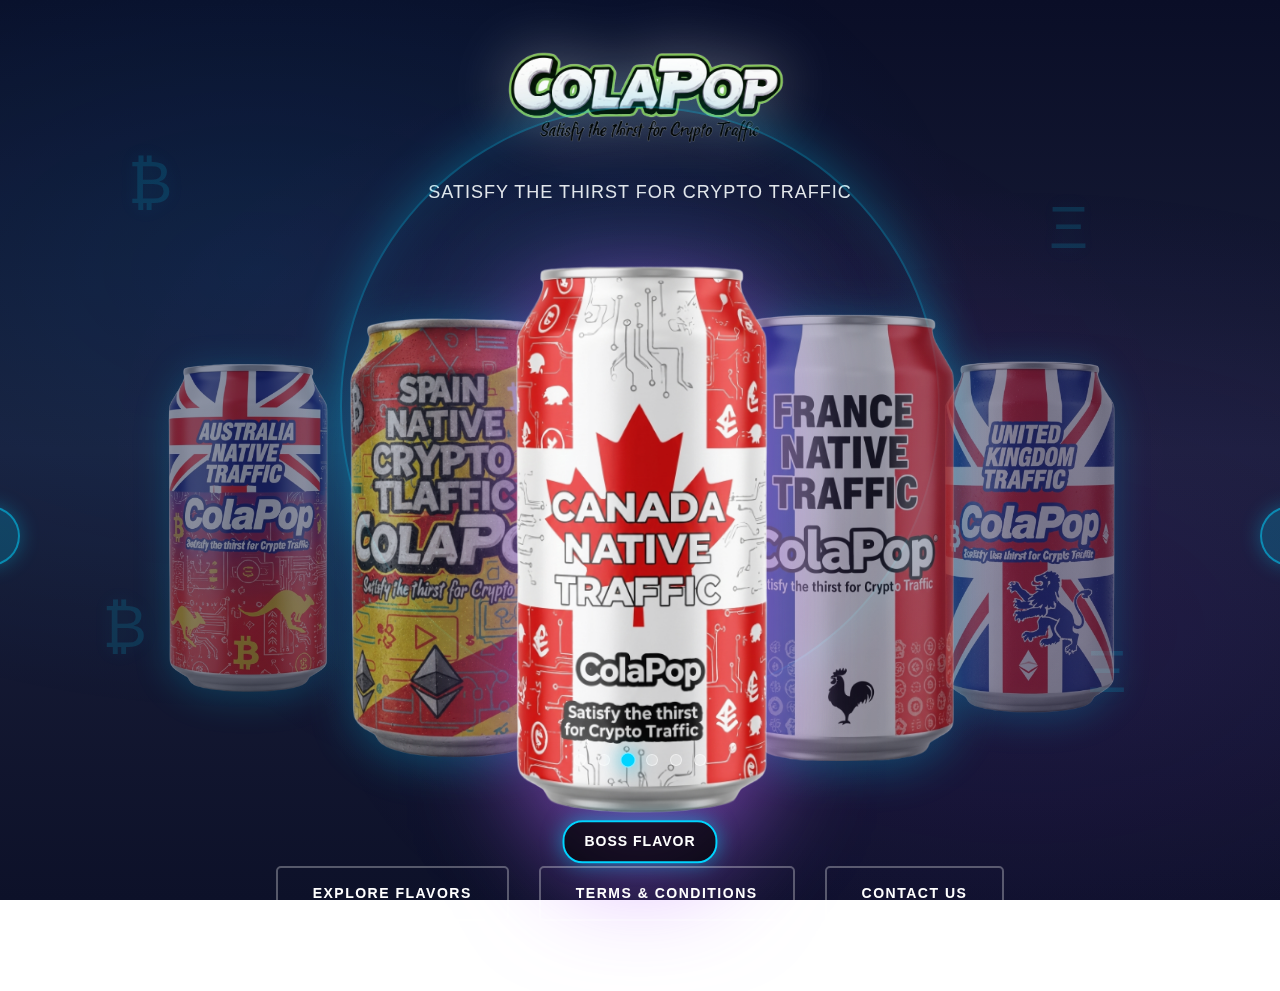
<file: index.html>
<!DOCTYPE html>
<html lang="en">
<head>
    <meta charset="UTF-8">
    <meta name="viewport" content="width=device-width, initial-scale=1.0">
    <title>ColaPop - Satisfy the Thirst for Crypto Traffic</title>
    <link rel="stylesheet" href="css/styles.css">
</head>
<body class="cyberpunk-theme">
    <!-- Crypto Icons Background -->
    <div class="crypto-icons">
        <div class="crypto-icon bitcoin">₿</div>
        <div class="crypto-icon ethereum">Ξ</div>
        <div class="crypto-icon bitcoin-2">₿</div>
        <div class="crypto-icon ethereum-2">Ξ</div>
    </div>

    <main class="hero-main">
        <!-- Logo Header -->
        <div class="hero-logo">
            <img src="images/logo-cola.png" alt="ColaPop Logo">
            <p class="tagline">Satisfy the Thirst for Crypto Traffic</p>
        </div>

        <!-- 3D Carousel -->
        <div class="carousel-3d-container">
            <button class="carousel-arrow left-arrow" id="leftArrow">‹</button>
            <button class="carousel-arrow right-arrow" id="rightArrow">›</button>
            <div class="carousel-platform"></div>
            <div class="carousel-3d" id="carousel3d">
                <div class="carousel-3d-item" data-index="0">
                    <img src="images/au-cola.png" alt="Australia Cola">
                </div>
                <div class="carousel-3d-item" data-index="1">
                    <img src="images/spain-cola.png" alt="Spain Cola">
                </div>
                <div class="carousel-3d-item center" data-index="2">
                    <img src="images/canada-cola.png" alt="Canada Cola">
                    <div class="center-label">Boss Flavor</div>
                </div>
                <div class="carousel-3d-item" data-index="3">
                    <img src="images/france-cola.png" alt="France Cola">
                </div>
                <div class="carousel-3d-item" data-index="4">
                    <img src="images/uk-cola.png" alt="UK Cola">
                </div>
                <div class="carousel-3d-item hidden" data-index="5">
                    <img src="images/germany-cola.png" alt="Germany Cola">
                </div>
            </div>
            
            <!-- Navigation Dots -->
            <div class="carousel-indicators" id="carouselIndicators">
                <span class="indicator"></span>
                <span class="indicator"></span>
                <span class="indicator active"></span>
                <span class="indicator"></span>
                <span class="indicator"></span>
                <span class="indicator"></span>
            </div>
        </div>

        <!-- Action Buttons -->
        <div class="action-buttons">
            <a href="explore.html" class="cyber-btn">EXPLORE FLAVORS</a>
            <a href="terms.html" class="cyber-btn">TERMS & CONDITIONS</a>
            <a href="contact.html" class="cyber-btn">CONTACT US</a>
        </div>

       
    </main>

    <script src="js/script.js"></script>
</body>
</html>
</file>
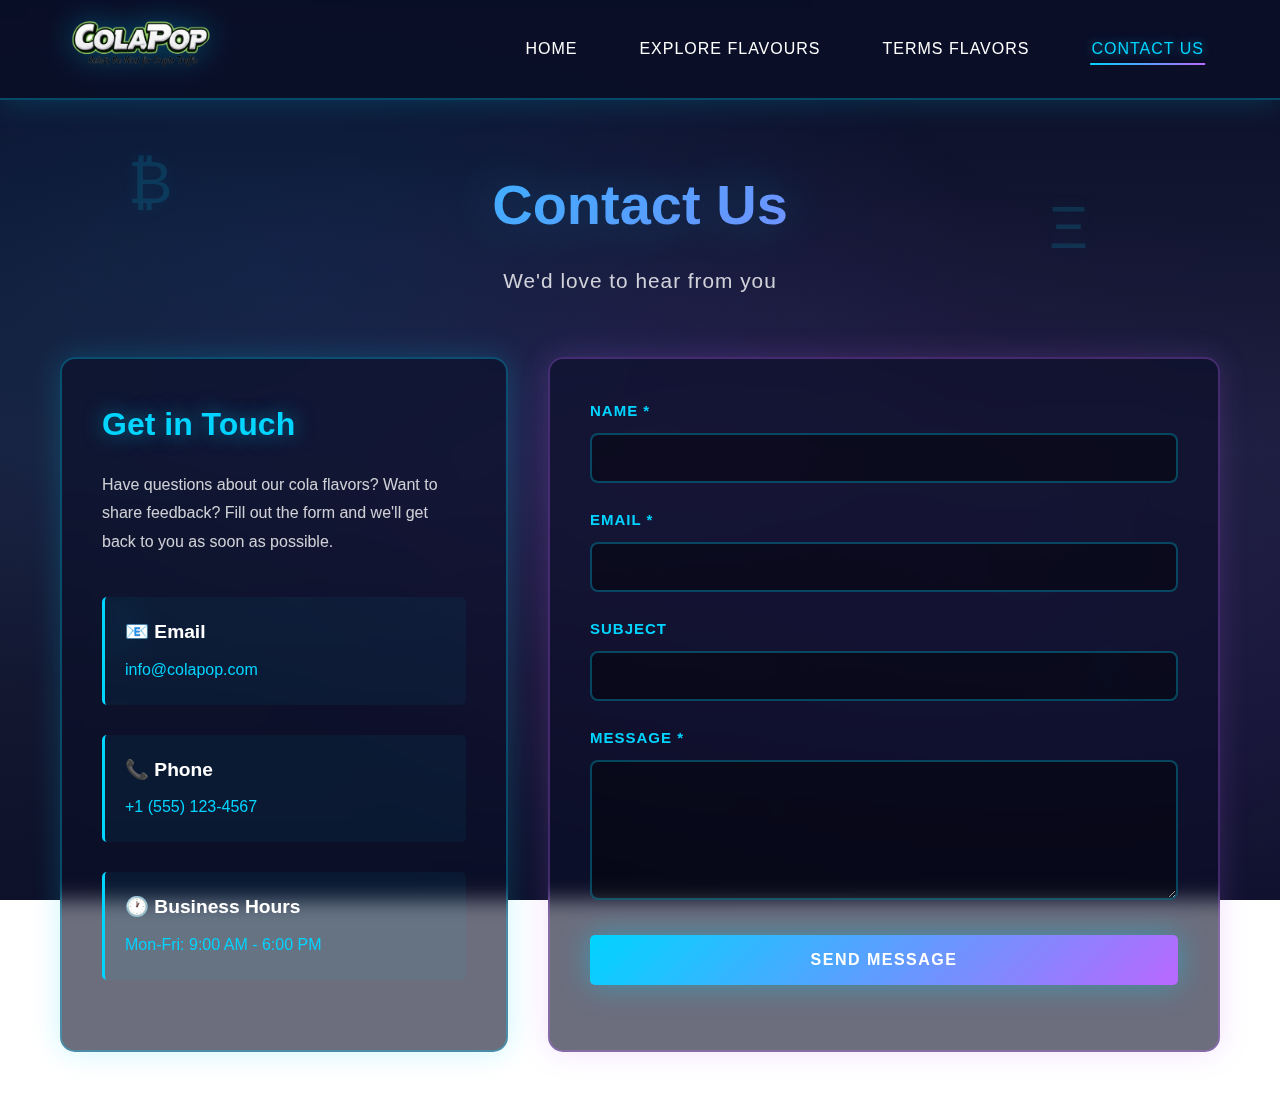
<file: contact.html>
<!DOCTYPE html>
<html lang="en">
<head>
    <meta charset="UTF-8">
    <meta name="viewport" content="width=device-width, initial-scale=1.0">
    <title>ColaPop - Contact Us</title>
    <link rel="stylesheet" href="css/styles.css">
</head>
<body class="cyberpunk-theme">
    <!-- Crypto Icons Background -->
    <div class="crypto-icons">
        <div class="crypto-icon bitcoin">₿</div>
        <div class="crypto-icon ethereum">Ξ</div>
        <div class="crypto-icon bitcoin-2">₿</div>
        <div class="crypto-icon ethereum-2">Ξ</div>
    </div>

    <!-- Navigation -->
    <nav class="cyber-nav">
        <div class="cyber-nav-container">
            <div class="nav-logo">
                <a href="index.html">
                    <img src="images/logo-cola.png" alt="ColaPop Logo">
                </a>
            </div>
            <ul class="cyber-nav-links">
                <li><a href="index.html">Home</a></li>
                <li><a href="explore.html">Explore Flavours</a></li>
                <li><a href="terms.html">Terms Flavors</a></li>
                <li><a href="contact.html" class="active">Contact Us</a></li>
            </ul>
        </div>
    </nav>

    <main class="cyber-main">
        <!-- Page Header -->
        <div class="cyber-page-header">
            <h1>Contact Us</h1>
            <p>We'd love to hear from you</p>
        </div>

        <!-- Contact Section -->
        <section class="cyber-contact-section">
            <div class="container">
                <div class="cyber-contact-wrapper">
                    <div class="cyber-contact-info">
                        <h2>Get in Touch</h2>
                        <p>Have questions about our cola flavors? Want to share feedback? Fill out the form and we'll get back to you as soon as possible.</p>
                        
                        <div class="cyber-contact-details">
                            <div class="cyber-contact-item">
                                <h3>📧 Email</h3>
                                <p>info@colapop.com</p>
                            </div>
                            <div class="cyber-contact-item">
                                <h3>📞 Phone</h3>
                                <p>+1 (555) 123-4567</p>
                            </div>
                            <div class="cyber-contact-item">
                                <h3>🕐 Business Hours</h3>
                                <p>Mon-Fri: 9:00 AM - 6:00 PM</p>
                            </div>
                        </div>
                    </div>

                    <div class="cyber-form-container">
                        <form id="contactForm" class="cyber-form">
                            <div class="cyber-form-group">
                                <label for="name">Name *</label>
                                <input type="text" id="name" name="name" required>
                                <span class="error-message" id="nameError"></span>
                            </div>

                            <div class="cyber-form-group">
                                <label for="email">Email *</label>
                                <input type="email" id="email" name="email" required>
                                <span class="error-message" id="emailError"></span>
                            </div>

                            <div class="cyber-form-group">
                                <label for="subject">Subject</label>
                                <input type="text" id="subject" name="subject">
                            </div>

                            <div class="cyber-form-group">
                                <label for="message">Message *</label>
                                <textarea id="message" name="message" rows="6" required></textarea>
                                <span class="error-message" id="messageError"></span>
                            </div>

                            <button type="submit" class="cyber-btn submit-btn">Send Message</button>
                            <div class="success-message" id="successMessage">
                                ✓ Thank you! Your message has been sent successfully.
                            </div>
                        </form>
                    </div>
                </div>
            </div>
        </section>
    </main>

    <script src="js/script.js"></script>
</body>
</html>
</file>
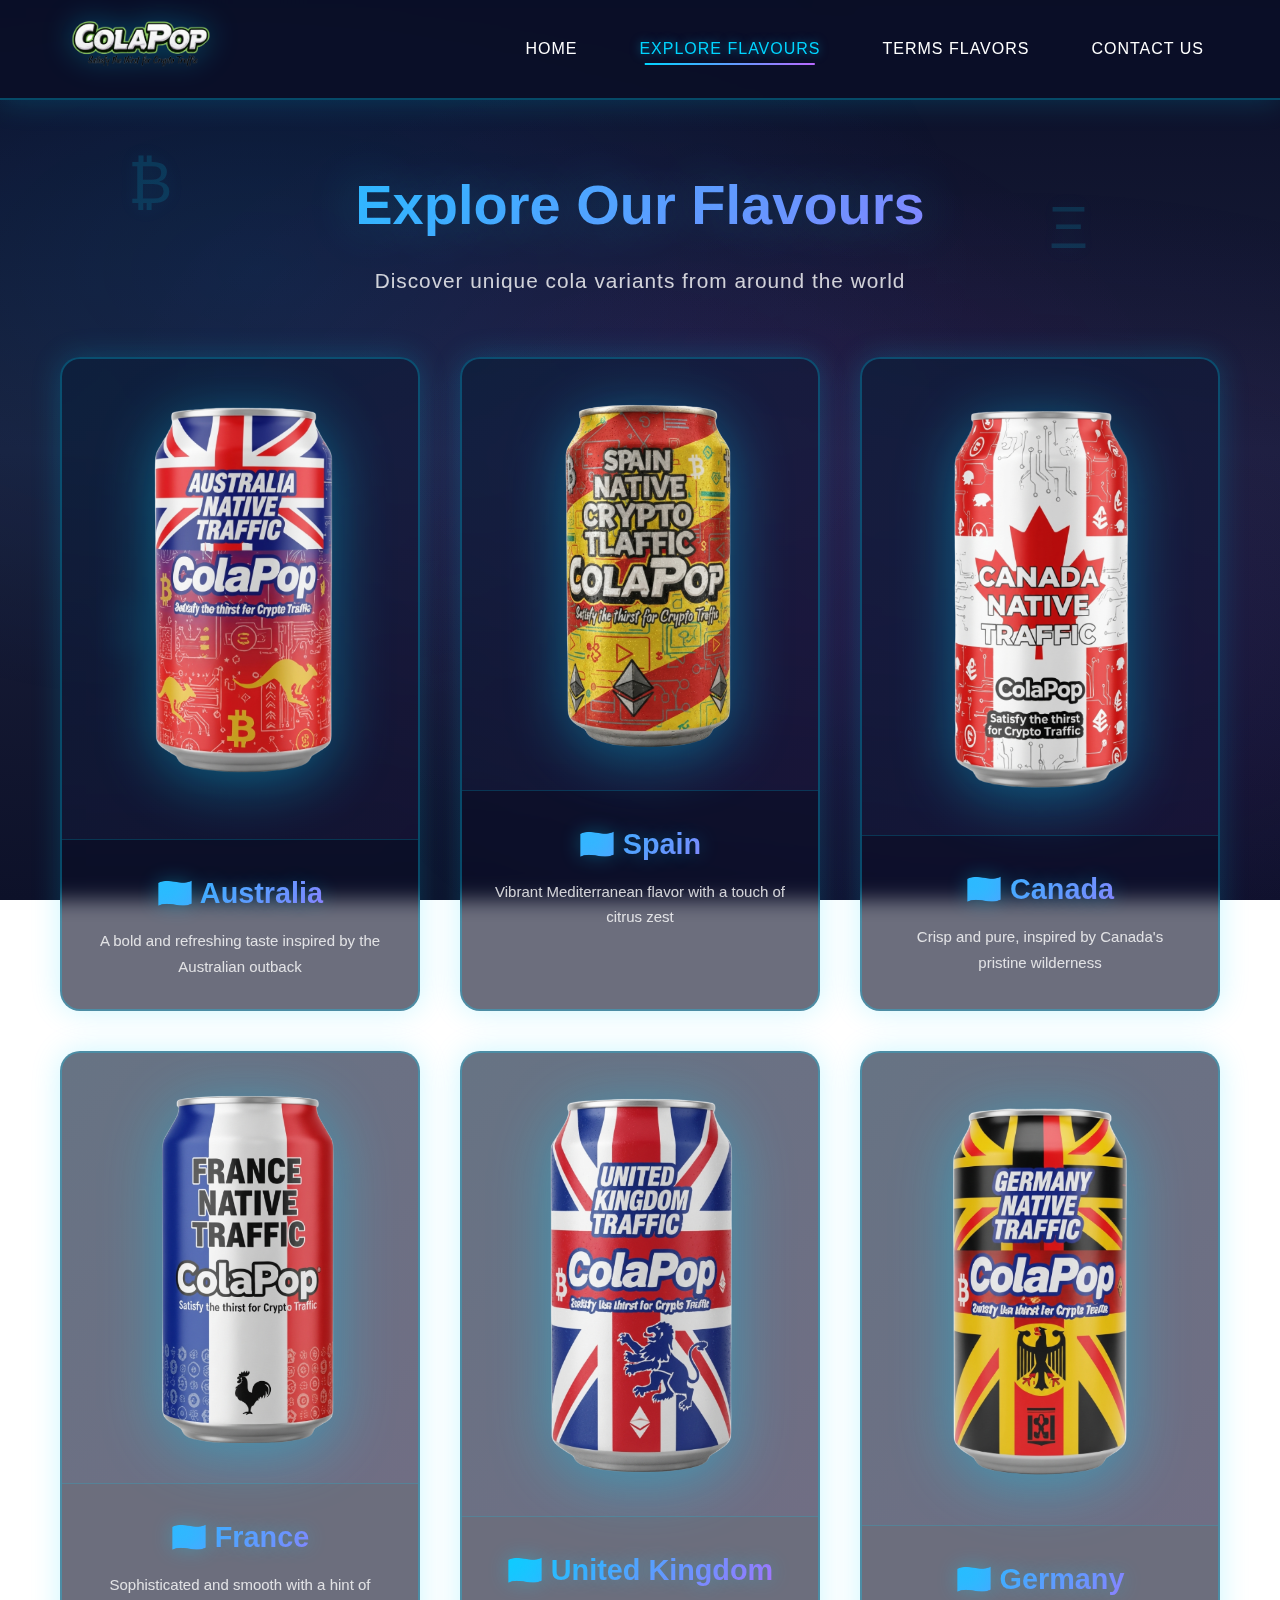
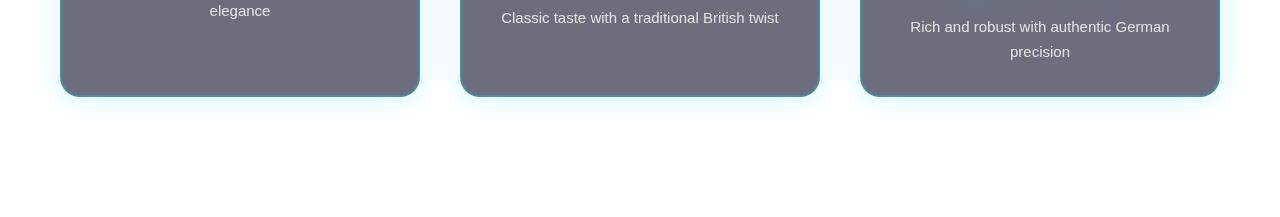
<file: explore.html>
<!DOCTYPE html>
<html lang="en">
<head>
    <meta charset="UTF-8">
    <meta name="viewport" content="width=device-width, initial-scale=1.0">
    <title>ColaPop - Explore Flavours</title>
    <link rel="stylesheet" href="css/styles.css">
</head>
<body class="cyberpunk-theme">
    <!-- Crypto Icons Background -->
    <div class="crypto-icons">
        <div class="crypto-icon bitcoin">₿</div>
        <div class="crypto-icon ethereum">Ξ</div>
        <div class="crypto-icon bitcoin-2">₿</div>
        <div class="crypto-icon ethereum-2">Ξ</div>
    </div>

    <!-- Navigation -->
    <nav class="cyber-nav">
        <div class="cyber-nav-container">
            <div class="nav-logo">
                <a href="index.html">
                    <img src="images/logo-cola.png" alt="ColaPop Logo">
                </a>
            </div>
            <ul class="cyber-nav-links">
                <li><a href="index.html">Home</a></li>
                <li><a href="explore.html" class="active">Explore Flavours</a></li>
                <li><a href="terms.html">Terms Flavors</a></li>
                <li><a href="contact.html">Contact Us</a></li>
            </ul>
        </div>
    </nav>

    <main class="cyber-main">
        <!-- Page Header -->
        <div class="cyber-page-header">
            <h1>Explore Our Flavours</h1>
            <p>Discover unique cola variants from around the world</p>
        </div>

        <!-- Flavours Section -->
        <section class="cyber-flavours-section">
            <div class="container">
                <div class="cyber-flavours-grid">
                    <div class="cyber-flavour-card">
                        <div class="cyber-flavour-image">
                            <img src="images/au-cola.png" alt="Australia Cola">
                        </div>
                        <div class="cyber-flavour-info">
                            <h3>🇦🇺 Australia</h3>
                            <p>A bold and refreshing taste inspired by the Australian outback</p>
                        </div>
                    </div>

                    <div class="cyber-flavour-card">
                        <div class="cyber-flavour-image">
                            <img src="images/spain-cola.png" alt="Spain Cola">
                        </div>
                        <div class="cyber-flavour-info">
                            <h3>🇪🇸 Spain</h3>
                            <p>Vibrant Mediterranean flavor with a touch of citrus zest</p>
                        </div>
                    </div>

                    <div class="cyber-flavour-card">
                        <div class="cyber-flavour-image">
                            <img src="images/canada-cola.png" alt="Canada Cola">
                        </div>
                        <div class="cyber-flavour-info">
                            <h3>🇨🇦 Canada</h3>
                            <p>Crisp and pure, inspired by Canada's pristine wilderness</p>
                        </div>
                    </div>

                    <div class="cyber-flavour-card">
                        <div class="cyber-flavour-image">
                            <img src="images/france-cola.png" alt="France Cola">
                        </div>
                        <div class="cyber-flavour-info">
                            <h3>🇫🇷 France</h3>
                            <p>Sophisticated and smooth with a hint of elegance</p>
                        </div>
                    </div>

                    <div class="cyber-flavour-card">
                        <div class="cyber-flavour-image">
                            <img src="images/uk-cola.png" alt="UK Cola">
                        </div>
                        <div class="cyber-flavour-info">
                            <h3>🇬🇧 United Kingdom</h3>
                            <p>Classic taste with a traditional British twist</p>
                        </div>
                    </div>

                    <div class="cyber-flavour-card">
                        <div class="cyber-flavour-image">
                            <img src="images/germany-cola.png" alt="Germany Cola">
                        </div>
                        <div class="cyber-flavour-info">
                            <h3>🇩🇪 Germany</h3>
                            <p>Rich and robust with authentic German precision</p>
                        </div>
                    </div>
                </div>
            </div>
        </section>
    </main>
</body>
</html>
</file>
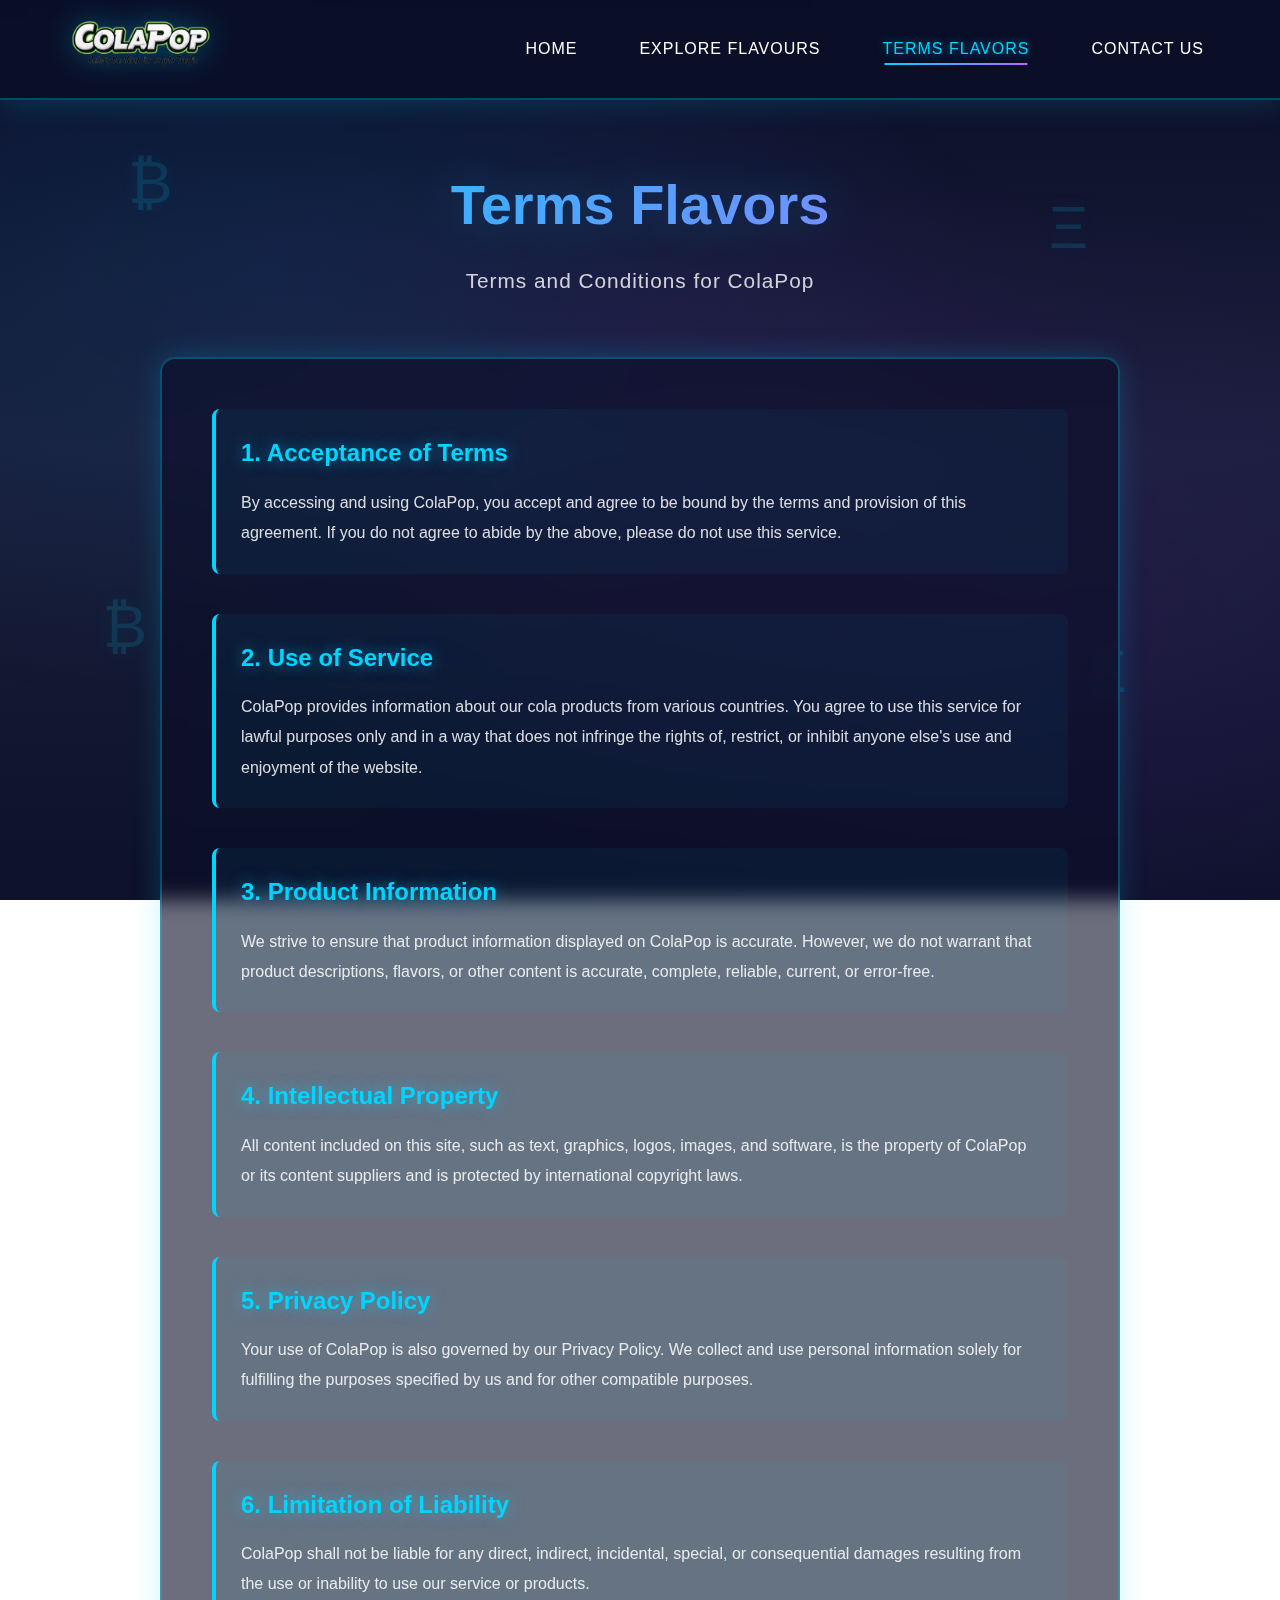
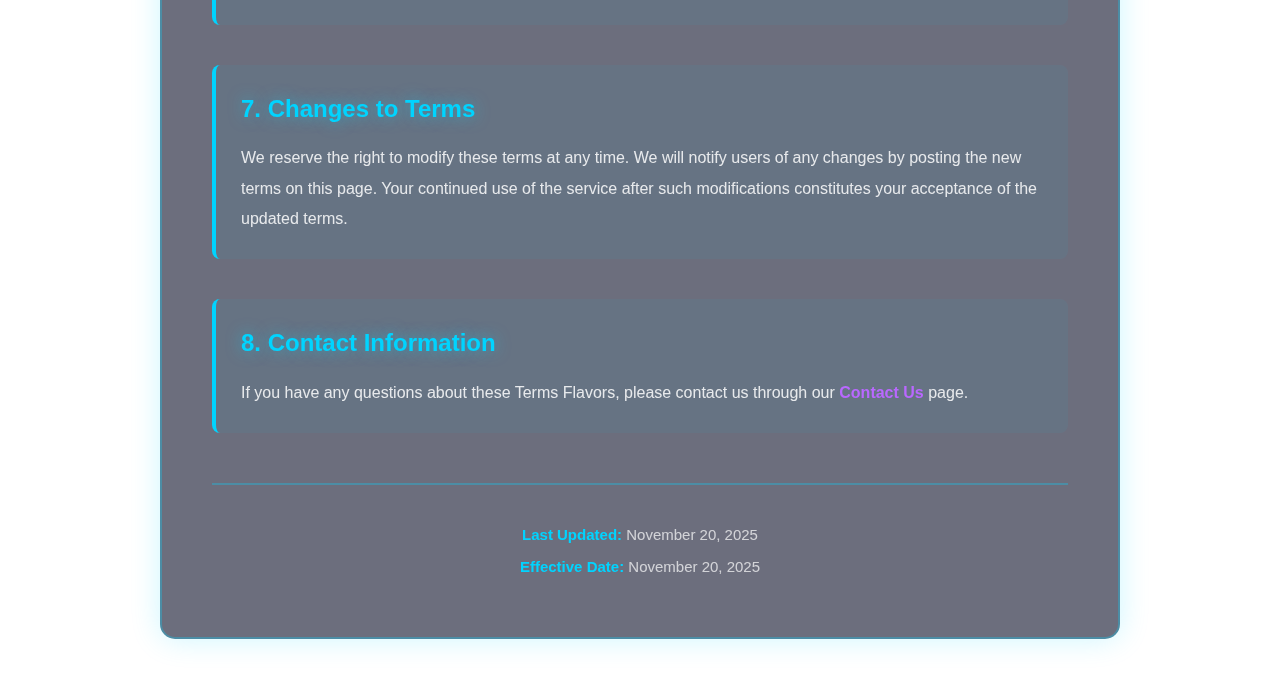
<file: terms.html>
<!DOCTYPE html>
<html lang="en">
<head>
    <meta charset="UTF-8">
    <meta name="viewport" content="width=device-width, initial-scale=1.0">
    <title>ColaPop - Terms Flavors</title>
    <link rel="stylesheet" href="css/styles.css">
</head>
<body class="cyberpunk-theme">
    <!-- Crypto Icons Background -->
    <div class="crypto-icons">
        <div class="crypto-icon bitcoin">₿</div>
        <div class="crypto-icon ethereum">Ξ</div>
        <div class="crypto-icon bitcoin-2">₿</div>
        <div class="crypto-icon ethereum-2">Ξ</div>
    </div>

    <!-- Navigation -->
    <nav class="cyber-nav">
        <div class="cyber-nav-container">
            <div class="nav-logo">
                <a href="index.html">
                    <img src="images/logo-cola.png" alt="ColaPop Logo">
                </a>
            </div>
            <ul class="cyber-nav-links">
                <li><a href="index.html">Home</a></li>
                <li><a href="explore.html">Explore Flavours</a></li>
                <li><a href="terms.html" class="active">Terms Flavors</a></li>
                <li><a href="contact.html">Contact Us</a></li>
            </ul>
        </div>
    </nav>

    <main class="cyber-main">
        <!-- Page Header -->
        <div class="cyber-page-header">
            <h1>Terms Flavors</h1>
            <p>Terms and Conditions for ColaPop</p>
        </div>

        <!-- Terms Section -->
        <section class="cyber-terms-section">
            <div class="container">
                <div class="cyber-terms-content">
                    <div class="cyber-terms-block">
                        <h2>1. Acceptance of Terms</h2>
                        <p>By accessing and using ColaPop, you accept and agree to be bound by the terms and provision of this agreement. If you do not agree to abide by the above, please do not use this service.</p>
                    </div>

                    <div class="cyber-terms-block">
                        <h2>2. Use of Service</h2>
                        <p>ColaPop provides information about our cola products from various countries. You agree to use this service for lawful purposes only and in a way that does not infringe the rights of, restrict, or inhibit anyone else's use and enjoyment of the website.</p>
                    </div>

                    <div class="cyber-terms-block">
                        <h2>3. Product Information</h2>
                        <p>We strive to ensure that product information displayed on ColaPop is accurate. However, we do not warrant that product descriptions, flavors, or other content is accurate, complete, reliable, current, or error-free.</p>
                    </div>

                    <div class="cyber-terms-block">
                        <h2>4. Intellectual Property</h2>
                        <p>All content included on this site, such as text, graphics, logos, images, and software, is the property of ColaPop or its content suppliers and is protected by international copyright laws.</p>
                    </div>

                    <div class="cyber-terms-block">
                        <h2>5. Privacy Policy</h2>
                        <p>Your use of ColaPop is also governed by our Privacy Policy. We collect and use personal information solely for fulfilling the purposes specified by us and for other compatible purposes.</p>
                    </div>

                    <div class="cyber-terms-block">
                        <h2>6. Limitation of Liability</h2>
                        <p>ColaPop shall not be liable for any direct, indirect, incidental, special, or consequential damages resulting from the use or inability to use our service or products.</p>
                    </div>

                    <div class="cyber-terms-block">
                        <h2>7. Changes to Terms</h2>
                        <p>We reserve the right to modify these terms at any time. We will notify users of any changes by posting the new terms on this page. Your continued use of the service after such modifications constitutes your acceptance of the updated terms.</p>
                    </div>

                    <div class="cyber-terms-block">
                        <h2>8. Contact Information</h2>
                        <p>If you have any questions about these Terms Flavors, please contact us through our <a href="contact.html">Contact Us</a> page.</p>
                    </div>

                    <div class="cyber-terms-footer">
                        <p><strong>Last Updated:</strong> November 20, 2025</p>
                        <p><strong>Effective Date:</strong> November 20, 2025</p>
                    </div>
                </div>
            </div>
        </section>
    </main>
</body>
</html>
</file>
<file: css/styles.css>
/* Global Styles */
* {
    margin: 0;
    padding: 0;
    box-sizing: border-box;
}

body {
    font-family: 'Segoe UI', Tahoma, Geneva, Verdana, sans-serif;
    line-height: 1.6;
    color: #333;
    background-image: url('../images/background.png');
    background-size: cover;
    background-attachment: fixed;
    background-position: center;
    background-repeat: no-repeat;
    min-height: 100vh;
}

/* Cyberpunk Theme Overrides */
body.cyberpunk-theme {
    background: linear-gradient(to bottom, #0a0e27 0%, #1a1f3a 50%, #0d1129 100%);
    background-attachment: fixed;
    color: #fff;
    overflow-x: hidden;
}

body.cyberpunk-theme::before {
    content: '';
    position: fixed;
    top: 0;
    left: 0;
    width: 100%;
    height: 100%;
    background: 
        radial-gradient(ellipse at 20% 30%, rgba(0, 150, 255, 0.1) 0%, transparent 50%),
        radial-gradient(ellipse at 80% 70%, rgba(138, 43, 226, 0.1) 0%, transparent 50%),
        radial-gradient(ellipse at 50% 50%, rgba(255, 0, 255, 0.05) 0%, transparent 60%);
    z-index: 0;
    pointer-events: none;
}

.container {
    max-width: 1200px;
    margin: 0 auto;
    padding: 0 20px;
}

/* Header & Navigation - Light Theme Pages */
header {
    background: rgba(220, 38, 38, 0.95);
    box-shadow: 0 2px 10px rgba(0, 0, 0, 0.1);
    position: sticky;
    top: 0;
    z-index: 1000;
}

.nav-container {
    max-width: 1200px;
    margin: 0 auto;
    display: flex;
    justify-content: space-between;
    align-items: center;
    padding: 0 20px;
}

.logo img {
    height: 60px;
    width: auto;
    padding: 10px 0;
}

.nav-links {
    display: flex;
    list-style: none;
    gap: 30px;
}

.nav-links a {
    color: white;
    text-decoration: none;
    font-weight: 500;
    font-size: 16px;
    padding: 8px 16px;
    border-radius: 5px;
    transition: all 0.3s ease;
}

.nav-links a:hover,
.nav-links a.active {
    background: rgba(255, 255, 255, 0.2);
}

/* Hero Main - Cyberpunk Theme */
.hero-main {
    position: relative;
    min-height: 100vh;
    display: flex;
    flex-direction: column;
    justify-content: center;
    align-items: center;
    padding: 40px 20px;
    z-index: 1;
}

/* Crypto Icons Background */
.crypto-icons {
    position: fixed;
    width: 100%;
    height: 100%;
    top: 0;
    left: 0;
    z-index: 0;
    pointer-events: none;
}

.crypto-icon {
    position: absolute;
    font-size: 60px;
    opacity: 0.15;
    color: #00d4ff;
    animation: float 6s ease-in-out infinite;
    text-shadow: 0 0 20px rgba(0, 212, 255, 0.5);
}

.crypto-icon.bitcoin {
    top: 15%;
    left: 10%;
    animation-delay: 0s;
}

.crypto-icon.ethereum {
    top: 20%;
    right: 15%;
    animation-delay: 1s;
}

.crypto-icon.bitcoin-2 {
    bottom: 25%;
    left: 8%;
    animation-delay: 2s;
}

.crypto-icon.ethereum-2 {
    bottom: 20%;
    right: 12%;
    animation-delay: 3s;
}

@keyframes float {
    0%, 100% {
        transform: translateY(0px);
    }
    50% {
        transform: translateY(-20px);
    }
}

/* Hero Logo */
.hero-logo {
    text-align: center;
    margin-bottom: 40px;
    z-index: 10;
}

.hero-logo img {
    height: 120px;
    width: auto;
    filter: drop-shadow(0 0 30px rgba(255, 255, 255, 0.3));
    animation: pulse 3s ease-in-out infinite;
}

@keyframes pulse {
    0%, 100% {
        filter: drop-shadow(0 0 30px rgba(255, 255, 255, 0.3));
    }
    50% {
        filter: drop-shadow(0 0 50px rgba(255, 255, 255, 0.5));
    }
}

.tagline {
    font-size: 18px;
    color: #fff;
    margin-top: 10px;
    letter-spacing: 1px;
    text-transform: uppercase;
    opacity: 0.9;
}

/* CPA Info Section */
.cpa-info {
    display: flex;
    align-items: center;
    justify-content: center;
    gap: 40px;
    margin-bottom: 60px;
    z-index: 10;
    flex-wrap: wrap;
}

.cpa-amount {
    font-size: 3.5rem;
    font-weight: bold;
    background: linear-gradient(135deg, #00d4ff 0%, #b968ff 100%);
    -webkit-background-clip: text;
    -webkit-text-fill-color: transparent;
    background-clip: text;
    text-shadow: 0 0 50px rgba(0, 212, 255, 0.3);
    animation: glow 2s ease-in-out infinite;
    font-style: italic;
}

@keyframes glow {
    0%, 100% {
        filter: drop-shadow(0 0 20px rgba(0, 212, 255, 0.5));
    }
    50% {
        filter: drop-shadow(0 0 40px rgba(185, 104, 255, 0.8));
    }
}

.cpa-label {
    font-size: 1.2rem;
    font-weight: 600;
    text-transform: uppercase;
    letter-spacing: 2px;
    color: #fff;
}

.cpa-label span {
    display: block;
    font-size: 1.5rem;
    color: #00d4ff;
    text-shadow: 0 0 10px rgba(0, 212, 255, 0.8);
}

/* 3D Carousel Container */
.carousel-3d-container {
    position: relative;
    width: 100%;
    max-width: 1200px;
    height: 500px;
    margin: 40px 0;
    perspective: 2000px;
    z-index: 10;
}

.carousel-platform {
    position: absolute;
    bottom: 80px;
    left: 50%;
    transform: translateX(-50%);
    width: 600px;
    height: 600px;
    border-radius: 50%;
    background: radial-gradient(circle, rgba(0, 212, 255, 0.1) 0%, transparent 70%);
    border: 2px solid rgba(0, 212, 255, 0.3);
    box-shadow: 
        0 0 50px rgba(0, 212, 255, 0.3),
        inset 0 0 50px rgba(0, 212, 255, 0.1);
    animation: rotate 20s linear infinite, platformPulse 3s ease-in-out infinite;
}

@keyframes rotate {
    from {
        transform: translateX(-50%) rotate(0deg);
    }
    to {
        transform: translateX(-50%) rotate(360deg);
    }
}

@keyframes platformPulse {
    0%, 100% {
        box-shadow: 
            0 0 50px rgba(0, 212, 255, 0.3),
            inset 0 0 50px rgba(0, 212, 255, 0.1);
    }
    50% {
        box-shadow: 
            0 0 80px rgba(0, 212, 255, 0.5),
            inset 0 0 80px rgba(0, 212, 255, 0.2);
    }
}

/* 3D Carousel */
.carousel-3d {
    position: relative;
    width: 100%;
    height: 100%;
    display: flex;
    justify-content: center;
    align-items: center;
}

.carousel-3d-item {
    position: absolute;
    transition: all 0.6s cubic-bezier(0.4, 0, 0.2, 1);
    filter: drop-shadow(0 10px 30px rgba(0, 212, 255, 0.4));
}

.carousel-3d-item img {
    width: 100%;
    height: auto;
    display: block;
}

/* Position items in a row */
.carousel-3d-item:nth-child(1) {
    left: 5%;
    top: 50%;
    transform: translateY(-50%) scale(0.6);
    opacity: 0.5;
    z-index: 1;
}

.carousel-3d-item:nth-child(2) {
    left: 20%;
    top: 50%;
    transform: translateY(-50%) scale(0.75);
    opacity: 0.7;
    z-index: 2;
}

.carousel-3d-item:nth-child(3) {
    /* Center item */
    left: 50%;
    top: 50%;
    transform: translate(-50%, -50%) scale(1);
    opacity: 1;
    z-index: 10;
    width: 280px;
}

.carousel-3d-item:nth-child(4) {
    right: 20%;
    top: 50%;
    transform: translateY(-50%) scale(0.75);
    opacity: 0.7;
    z-index: 2;
}

.carousel-3d-item:nth-child(5) {
    right: 5%;
    top: 50%;
    transform: translateY(-50%) scale(0.6);
    opacity: 0.5;
    z-index: 1;
}

.carousel-3d-item.hidden {
    display: none;
}

/* Center item specific styling */
.carousel-3d-item.center {
    filter: drop-shadow(0 20px 50px rgba(185, 104, 255, 0.6));
    animation: centerGlow 3s ease-in-out infinite;
}

@keyframes centerGlow {
    0%, 100% {
        filter: drop-shadow(0 20px 50px rgba(185, 104, 255, 0.6));
    }
    50% {
        filter: drop-shadow(0 20px 70px rgba(0, 212, 255, 0.8));
    }
}

.center-label {
    position: absolute;
    bottom: -40px;
    left: 50%;
    transform: translateX(-50%);
    background: rgba(0, 0, 0, 0.7);
    border: 2px solid #00d4ff;
    padding: 8px 20px;
    border-radius: 20px;
    font-weight: 600;
    font-size: 14px;
    text-transform: uppercase;
    letter-spacing: 1px;
    box-shadow: 0 0 20px rgba(0, 212, 255, 0.5);
    white-space: nowrap;
}

/* Carousel Arrow Buttons */
.carousel-arrow {
    position: absolute;
    top: 50%;
    transform: translateY(-50%);
    background: rgba(0, 212, 255, 0.2);
    border: 2px solid rgba(0, 212, 255, 0.5);
    color: #00d4ff;
    width: 60px;
    height: 60px;
    border-radius: 50%;
    font-size: 2.5rem;
    cursor: pointer;
    transition: all 0.3s ease;
    z-index: 100;
    display: flex;
    align-items: center;
    justify-content: center;
    line-height: 1;
    font-weight: bold;
    box-shadow: 0 0 20px rgba(0, 212, 255, 0.3);
}

.carousel-arrow:hover {
    background: rgba(0, 212, 255, 0.4);
    border-color: #00d4ff;
    box-shadow: 0 0 30px rgba(0, 212, 255, 0.6);
    transform: translateY(-50%) scale(1.1);
}

.carousel-arrow:active {
    transform: translateY(-50%) scale(0.95);
}

.left-arrow {
    left: -80px;
}

.right-arrow {
    right: -80px;
}

/* Carousel Indicators */
.carousel-indicators {
    position: absolute;
    bottom: 20px;
    left: 50%;
    transform: translateX(-50%);
    display: flex;
    gap: 12px;
    z-index: 20;
}

.indicator {
    width: 12px;
    height: 12px;
    border-radius: 50%;
    background: rgba(255, 255, 255, 0.3);
    cursor: pointer;
    transition: all 0.3s ease;
    border: 1px solid rgba(255, 255, 255, 0.5);
}

.indicator:hover {
    background: rgba(255, 255, 255, 0.5);
    transform: scale(1.2);
}

.indicator.active {
    background: #00d4ff;
    box-shadow: 0 0 15px rgba(0, 212, 255, 0.8);
    transform: scale(1.3);
}

/* Action Buttons */
.action-buttons {
    display: flex;
    gap: 30px;
    margin: 40px 0 30px;
    z-index: 10;
    flex-wrap: wrap;
    justify-content: center;
}

.cyber-btn {
    padding: 14px 35px;
    background: transparent;
    border: 2px solid rgba(255, 255, 255, 0.3);
    color: #fff;
    text-decoration: none;
    text-transform: uppercase;
    font-weight: 600;
    font-size: 14px;
    letter-spacing: 1.5px;
    border-radius: 5px;
    transition: all 0.3s ease;
    position: relative;
    overflow: hidden;
}

.cyber-btn::before {
    content: '';
    position: absolute;
    top: 0;
    left: -100%;
    width: 100%;
    height: 100%;
    background: linear-gradient(90deg, transparent, rgba(0, 212, 255, 0.3), transparent);
    transition: left 0.5s ease;
}

.cyber-btn:hover::before {
    left: 100%;
}

.cyber-btn:hover {
    border-color: #00d4ff;
    box-shadow: 
        0 0 20px rgba(0, 212, 255, 0.5),
        inset 0 0 20px rgba(0, 212, 255, 0.1);
    transform: translateY(-2px);
}

/* Country Flags */
.country-flags {
    display: flex;
    gap: 15px;
    flex-wrap: wrap;
    justify-content: center;
    margin-top: 30px;
    padding: 20px;
    z-index: 10;
}

.flag {
    font-size: 28px;
    opacity: 0.7;
    transition: all 0.3s ease;
    cursor: pointer;
    filter: grayscale(50%);
}

.flag:hover {
    opacity: 1;
    transform: scale(1.2);
    filter: grayscale(0%);
}

/* ===== CYBERPUNK NAVIGATION ===== */
.cyber-nav {
    background: rgba(10, 14, 39, 0.9);
    backdrop-filter: blur(10px);
    border-bottom: 2px solid rgba(0, 212, 255, 0.3);
    padding: 15px 0;
    position: sticky;
    top: 0;
    z-index: 1000;
    box-shadow: 0 0 30px rgba(0, 212, 255, 0.2);
}

.cyber-nav-container {
    max-width: 1200px;
    margin: 0 auto;
    display: flex;
    justify-content: space-between;
    align-items: center;
    padding: 0 20px;
}

.nav-logo img {
    height: 60px;
    width: auto;
    filter: drop-shadow(0 0 15px rgba(0, 212, 255, 0.3));
}

.cyber-nav-links {
    display: flex;
    list-style: none;
    gap: 30px;
}

.cyber-nav-links a {
    color: #fff;
    text-decoration: none;
    font-weight: 500;
    font-size: 16px;
    padding: 8px 16px;
    border-radius: 5px;
    transition: all 0.3s ease;
    text-transform: uppercase;
    letter-spacing: 1px;
    position: relative;
}

.cyber-nav-links a::after {
    content: '';
    position: absolute;
    bottom: 0;
    left: 50%;
    transform: translateX(-50%);
    width: 0;
    height: 2px;
    background: linear-gradient(90deg, #00d4ff, #b968ff);
    transition: width 0.3s ease;
}

.cyber-nav-links a:hover::after,
.cyber-nav-links a.active::after {
    width: 80%;
}

.cyber-nav-links a:hover,
.cyber-nav-links a.active {
    color: #00d4ff;
    text-shadow: 0 0 10px rgba(0, 212, 255, 0.5);
}

/* ===== CYBERPUNK PAGE STYLES ===== */
.cyber-main {
    position: relative;
    min-height: 100vh;
    padding: 60px 20px;
    z-index: 1;
}

.cyber-page-header {
    text-align: center;
    margin-bottom: 60px;
}

.cyber-page-header h1 {
    font-size: 3.5rem;
    font-weight: bold;
    background: linear-gradient(135deg, #00d4ff 0%, #b968ff 100%);
    -webkit-background-clip: text;
    -webkit-text-fill-color: transparent;
    background-clip: text;
    margin-bottom: 15px;
    text-shadow: 0 0 50px rgba(0, 212, 255, 0.3);
}

.cyber-page-header p {
    font-size: 1.3rem;
    color: rgba(255, 255, 255, 0.8);
    letter-spacing: 1px;
}

/* ===== CYBERPUNK CONTACT SECTION ===== */
.cyber-contact-section {
    max-width: 1200px;
    margin: 0 auto;
}

.cyber-contact-wrapper {
    display: grid;
    grid-template-columns: 1fr 1.5fr;
    gap: 40px;
}

.cyber-contact-info {
    background: rgba(10, 14, 39, 0.6);
    backdrop-filter: blur(10px);
    padding: 40px;
    border-radius: 15px;
    border: 2px solid rgba(0, 212, 255, 0.3);
    box-shadow: 0 0 30px rgba(0, 212, 255, 0.2);
}

.cyber-contact-info h2 {
    font-size: 2rem;
    color: #00d4ff;
    margin-bottom: 20px;
    text-shadow: 0 0 20px rgba(0, 212, 255, 0.5);
}

.cyber-contact-info p {
    color: rgba(255, 255, 255, 0.8);
    line-height: 1.8;
    margin-bottom: 30px;
}

.cyber-contact-details {
    margin-top: 40px;
}

.cyber-contact-item {
    margin-bottom: 30px;
    padding: 20px;
    background: rgba(0, 212, 255, 0.05);
    border-left: 3px solid #00d4ff;
    border-radius: 5px;
    transition: all 0.3s ease;
}

.cyber-contact-item:hover {
    background: rgba(0, 212, 255, 0.1);
    transform: translateX(5px);
}

.cyber-contact-item h3 {
    color: #fff;
    font-size: 1.2rem;
    margin-bottom: 8px;
}

.cyber-contact-item p {
    color: #00d4ff;
    margin: 0;
    font-weight: 500;
}

/* ===== CYBERPUNK FORM STYLES ===== */
.cyber-form-container {
    background: rgba(10, 14, 39, 0.6);
    backdrop-filter: blur(10px);
    padding: 40px;
    border-radius: 15px;
    border: 2px solid rgba(185, 104, 255, 0.3);
    box-shadow: 0 0 30px rgba(185, 104, 255, 0.2);
}

.cyber-form {
    display: flex;
    flex-direction: column;
    gap: 25px;
}

.cyber-form-group {
    display: flex;
    flex-direction: column;
}

.cyber-form-group label {
    font-weight: 600;
    color: #00d4ff;
    margin-bottom: 10px;
    font-size: 15px;
    text-transform: uppercase;
    letter-spacing: 1px;
}

.cyber-form-group input,
.cyber-form-group textarea {
    padding: 14px 18px;
    background: rgba(0, 0, 0, 0.4);
    border: 2px solid rgba(0, 212, 255, 0.3);
    border-radius: 8px;
    font-size: 16px;
    font-family: inherit;
    color: #fff;
    transition: all 0.3s ease;
}

.cyber-form-group input::placeholder,
.cyber-form-group textarea::placeholder {
    color: rgba(255, 255, 255, 0.4);
}

.cyber-form-group input:focus,
.cyber-form-group textarea:focus {
    outline: none;
    border-color: #00d4ff;
    box-shadow: 0 0 20px rgba(0, 212, 255, 0.3);
    background: rgba(0, 0, 0, 0.6);
}

.cyber-form-group textarea {
    resize: vertical;
    min-height: 120px;
}

.cyber-form-group input.error,
.cyber-form-group textarea.error {
    border-color: #ff0055;
    box-shadow: 0 0 20px rgba(255, 0, 85, 0.3);
}

.error-message {
    color: #ff0055;
    font-size: 14px;
    margin-top: 5px;
    display: none;
    text-shadow: 0 0 10px rgba(255, 0, 85, 0.5);
}

.submit-btn {
    margin-top: 10px;
    width: 100%;
    padding: 16px;
    font-size: 16px;
    font-weight: 700;
    background: linear-gradient(135deg, #00d4ff 0%, #b968ff 100%);
    border: none;
    box-shadow: 0 0 30px rgba(0, 212, 255, 0.4);
}

.submit-btn:hover {
    box-shadow: 0 0 40px rgba(0, 212, 255, 0.6);
    transform: translateY(-3px);
}

.success-message {
    background: linear-gradient(135deg, #00d4ff 0%, #10b981 100%);
    color: white;
    padding: 18px;
    border-radius: 8px;
    text-align: center;
    display: none;
    font-weight: 600;
    box-shadow: 0 0 30px rgba(0, 212, 255, 0.4);
    animation: slideDown 0.3s ease;
}

/* ===== CYBERPUNK FLAVOURS SECTION ===== */
.cyber-flavours-section {
    padding: 0 20px 60px;
}

.cyber-flavours-grid {
    display: grid;
    grid-template-columns: repeat(auto-fit, minmax(320px, 1fr));
    gap: 40px;
    max-width: 1200px;
    margin: 0 auto;
}

.cyber-flavour-card {
    background: rgba(10, 14, 39, 0.6);
    backdrop-filter: blur(10px);
    border-radius: 20px;
    overflow: hidden;
    border: 2px solid rgba(0, 212, 255, 0.3);
    box-shadow: 0 0 30px rgba(0, 212, 255, 0.2);
    transition: all 0.4s ease;
    position: relative;
}

.cyber-flavour-card::before {
    content: '';
    position: absolute;
    top: 0;
    left: 0;
    right: 0;
    bottom: 0;
    background: linear-gradient(135deg, rgba(0, 212, 255, 0.1) 0%, rgba(185, 104, 255, 0.1) 100%);
    opacity: 0;
    transition: opacity 0.4s ease;
    z-index: 1;
}

.cyber-flavour-card:hover::before {
    opacity: 1;
}

.cyber-flavour-card:hover {
    transform: translateY(-10px);
    border-color: #00d4ff;
    box-shadow: 
        0 0 50px rgba(0, 212, 255, 0.4),
        0 10px 40px rgba(185, 104, 255, 0.3);
}

.cyber-flavour-image {
    padding: 40px;
    background: linear-gradient(135deg, rgba(0, 212, 255, 0.05) 0%, rgba(185, 104, 255, 0.05) 100%);
    display: flex;
    justify-content: center;
    align-items: center;
    min-height: 300px;
    position: relative;
    z-index: 2;
}

.cyber-flavour-image img {
    width: 70%;
    height: auto;
    filter: drop-shadow(0 10px 30px rgba(0, 212, 255, 0.4));
    transition: all 0.4s ease;
}

.cyber-flavour-card:hover .cyber-flavour-image img {
    transform: scale(1.1) rotate(5deg);
    filter: drop-shadow(0 15px 40px rgba(185, 104, 255, 0.6));
}

.cyber-flavour-info {
    padding: 30px;
    text-align: center;
    position: relative;
    z-index: 2;
    border-top: 1px solid rgba(0, 212, 255, 0.2);
}

.cyber-flavour-info h3 {
    font-size: 1.8rem;
    background: linear-gradient(135deg, #00d4ff 0%, #b968ff 100%);
    -webkit-background-clip: text;
    -webkit-text-fill-color: transparent;
    background-clip: text;
    margin-bottom: 12px;
    font-weight: bold;
    text-shadow: 0 0 20px rgba(0, 212, 255, 0.3);
}

.cyber-flavour-info p {
    color: rgba(255, 255, 255, 0.8);
    line-height: 1.7;
    font-size: 15px;
}

/* ===== CYBERPUNK TERMS SECTION ===== */
.cyber-terms-section {
    max-width: 1000px;
    margin: 0 auto;
}

.cyber-terms-content {
    background: rgba(10, 14, 39, 0.6);
    backdrop-filter: blur(10px);
    padding: 50px;
    border-radius: 15px;
    border: 2px solid rgba(0, 212, 255, 0.3);
    box-shadow: 0 0 30px rgba(0, 212, 255, 0.2);
}

.cyber-terms-block {
    margin-bottom: 40px;
    padding: 25px;
    background: rgba(0, 212, 255, 0.05);
    border-left: 4px solid #00d4ff;
    border-radius: 8px;
    transition: all 0.3s ease;
}

.cyber-terms-block:hover {
    background: rgba(0, 212, 255, 0.1);
    transform: translateX(5px);
    box-shadow: 0 0 20px rgba(0, 212, 255, 0.2);
}

.cyber-terms-block h2 {
    color: #00d4ff;
    font-size: 1.5rem;
    margin-bottom: 15px;
    text-shadow: 0 0 15px rgba(0, 212, 255, 0.5);
}

.cyber-terms-block p {
    color: rgba(255, 255, 255, 0.85);
    line-height: 1.9;
    font-size: 16px;
}

.cyber-terms-block a {
    color: #b968ff;
    text-decoration: none;
    font-weight: 600;
    transition: all 0.3s ease;
}

.cyber-terms-block a:hover {
    color: #00d4ff;
    text-shadow: 0 0 10px rgba(0, 212, 255, 0.8);
}

.cyber-terms-footer {
    margin-top: 50px;
    padding-top: 30px;
    border-top: 2px solid rgba(0, 212, 255, 0.3);
    text-align: center;
}

.cyber-terms-footer p {
    color: rgba(255, 255, 255, 0.7);
    margin: 8px 0;
    font-size: 15px;
}

.cyber-terms-footer strong {
    color: #00d4ff;
}

/* ===== LIGHT THEME STYLES FOR OTHER PAGES ===== */

/* Add a semi-transparent overlay for better readability */
body:not(.cyberpunk-theme)::before {
    content: '';
    position: fixed;
    top: 0;
    left: 0;
    width: 100%;
    height: 100%;
    background: rgba(255, 255, 255, 0.85);
    z-index: -1;
}

/* Hero Section - Light Theme */
.hero {
    padding: 60px 20px;
    min-height: calc(100vh - 80px);
    display: flex;
    flex-direction: column;
    justify-content: center;
    align-items: center;
    text-align: center;
}

.hero-content {
    max-width: 800px;
    margin-bottom: 50px;
}

.hero h1 {
    font-size: 3.5rem;
    color: #dc2626;
    margin-bottom: 20px;
    text-shadow: 2px 2px 4px rgba(0, 0, 0, 0.1);
}

.hero p {
    font-size: 1.3rem;
    color: #555;
    margin-bottom: 30px;
}

.hero-buttons {
    display: flex;
    gap: 20px;
    justify-content: center;
    flex-wrap: wrap;
}

/* Buttons - Light Theme */
.btn {
    display: inline-block;
    padding: 12px 30px;
    border-radius: 25px;
    text-decoration: none;
    font-weight: 600;
    transition: all 0.3s ease;
    cursor: pointer;
    border: none;
    font-size: 16px;
}

.btn-primary {
    background: #dc2626;
    color: white;
}

.btn-primary:hover {
    background: #b91c1c;
    transform: translateY(-2px);
    box-shadow: 0 5px 15px rgba(220, 38, 38, 0.3);
}

.btn-secondary {
    background: transparent;
    color: #dc2626;
    border: 2px solid #dc2626;
}

.btn-secondary:hover {
    background: #dc2626;
    color: white;
    transform: translateY(-2px);
}

/* Features Section */
.features {
    padding: 80px 20px;
    background: rgba(255, 255, 255, 0.9);
}

.features h2 {
    text-align: center;
    font-size: 2.5rem;
    color: #dc2626;
    margin-bottom: 50px;
}

.features-grid {
    display: grid;
    grid-template-columns: repeat(auto-fit, minmax(280px, 1fr));
    gap: 30px;
}

.feature-card {
    background: white;
    padding: 30px;
    border-radius: 15px;
    box-shadow: 0 5px 15px rgba(0, 0, 0, 0.1);
    transition: all 0.3s ease;
}

.feature-card:hover {
    transform: translateY(-5px);
    box-shadow: 0 8px 25px rgba(220, 38, 38, 0.2);
}

.feature-card h3 {
    font-size: 1.5rem;
    margin-bottom: 15px;
    color: #333;
}

/* Page Header */
.page-header {
    padding: 80px 20px 40px;
    text-align: center;
}

.page-header h1 {
    font-size: 3rem;
    color: #dc2626;
    margin-bottom: 15px;
}

.page-header p {
    font-size: 1.2rem;
    color: #666;
}

/* Flavours Grid */
.flavours-section {
    padding: 40px 20px 80px;
}

.flavours-grid {
    display: grid;
    grid-template-columns: repeat(auto-fit, minmax(300px, 1fr));
    gap: 40px;
}

.flavour-card {
    background: white;
    border-radius: 20px;
    overflow: hidden;
    box-shadow: 0 5px 20px rgba(0, 0, 0, 0.1);
    transition: all 0.4s ease;
}

.flavour-card:hover {
    transform: translateY(-10px) scale(1.02);
    box-shadow: 0 10px 30px rgba(220, 38, 38, 0.3);
}

.flavour-image {
    padding: 30px;
    background: linear-gradient(135deg, #fef3f3 0%, #ffffff 100%);
    display: flex;
    justify-content: center;
    align-items: center;
    min-height: 300px;
}

.flavour-image img {
    width: 80%;
    height: auto;
    filter: drop-shadow(0 5px 15px rgba(0, 0, 0, 0.15));
    transition: all 0.3s ease;
}

.flavour-card:hover .flavour-image img {
    transform: scale(1.05) rotate(5deg);
}

.flavour-info {
    padding: 25px;
    text-align: center;
}

.flavour-info h3 {
    font-size: 1.8rem;
    color: #dc2626;
    margin-bottom: 10px;
}

.flavour-info p {
    color: #666;
    line-height: 1.6;
}

/* Terms Section */
.terms-section {
    padding: 40px 20px 80px;
}

.terms-content {
    max-width: 900px;
    margin: 0 auto;
    background: white;
    padding: 50px;
    border-radius: 20px;
    box-shadow: 0 5px 20px rgba(0, 0, 0, 0.1);
}

.terms-block {
    margin-bottom: 35px;
}

.terms-block h2 {
    color: #dc2626;
    font-size: 1.5rem;
    margin-bottom: 15px;
}

.terms-block p {
    color: #555;
    line-height: 1.8;
}

.terms-block a {
    color: #dc2626;
    text-decoration: none;
    font-weight: 600;
}

.terms-block a:hover {
    text-decoration: underline;
}

.terms-footer {
    margin-top: 50px;
    padding-top: 30px;
    border-top: 2px solid #eee;
    text-align: center;
}

.terms-footer p {
    color: #666;
    margin: 5px 0;
}

/* Contact Section */
.contact-section {
    padding: 40px 20px 80px;
}

.contact-wrapper {
    display: grid;
    grid-template-columns: 1fr 1.5fr;
    gap: 50px;
    max-width: 1100px;
    margin: 0 auto;
}

.contact-info {
    background: white;
    padding: 40px;
    border-radius: 20px;
    box-shadow: 0 5px 20px rgba(0, 0, 0, 0.1);
}

.contact-info h2 {
    color: #dc2626;
    font-size: 2rem;
    margin-bottom: 20px;
}

.contact-info p {
    color: #666;
    line-height: 1.8;
    margin-bottom: 30px;
}

.contact-details {
    margin-top: 40px;
}

.contact-item {
    margin-bottom: 30px;
}

.contact-item h3 {
    color: #333;
    font-size: 1.2rem;
    margin-bottom: 8px;
}

.contact-item p {
    color: #666;
    margin: 0;
}

/* Contact Form */
.contact-form-container {
    background: white;
    padding: 40px;
    border-radius: 20px;
    box-shadow: 0 5px 20px rgba(0, 0, 0, 0.1);
}

.contact-form {
    display: flex;
    flex-direction: column;
    gap: 25px;
}

.form-group {
    display: flex;
    flex-direction: column;
}

.form-group label {
    font-weight: 600;
    color: #333;
    margin-bottom: 8px;
    font-size: 15px;
}

.form-group input,
.form-group textarea {
    padding: 12px 15px;
    border: 2px solid #e5e5e5;
    border-radius: 8px;
    font-size: 16px;
    font-family: inherit;
    transition: all 0.3s ease;
}

.form-group input:focus,
.form-group textarea:focus {
    outline: none;
    border-color: #dc2626;
    box-shadow: 0 0 0 3px rgba(220, 38, 38, 0.1);
}

.form-group textarea {
    resize: vertical;
    min-height: 120px;
}

.error-message {
    color: #dc2626;
    font-size: 14px;
    margin-top: 5px;
    display: none;
}

.error-message.show {
    display: block;
}

.form-group input.error,
.form-group textarea.error {
    border-color: #dc2626;
}

.success-message {
    background: #10b981;
    color: white;
    padding: 15px;
    border-radius: 8px;
    text-align: center;
    display: none;
    animation: slideDown 0.3s ease;
}

.success-message.show {
    display: block;
}

@keyframes slideDown {
    from {
        opacity: 0;
        transform: translateY(-10px);
    }
    to {
        opacity: 1;
        transform: translateY(0);
    }
}

/* Footer */
footer {
    background: rgba(220, 38, 38, 0.95);
    color: white;
    padding: 30px 0;
    margin-top: auto;
}

footer .container {
    display: flex;
    justify-content: space-between;
    align-items: center;
    flex-wrap: wrap;
    gap: 20px;
}

.footer-links {
    display: flex;
    gap: 20px;
}

.footer-links a {
    color: white;
    text-decoration: none;
    transition: opacity 0.3s ease;
}

.footer-links a:hover {
    opacity: 0.8;
}

/* Responsive Design */
@media (max-width: 1024px) {
    .carousel-3d-item:nth-child(1),
    .carousel-3d-item:nth-child(5) {
        display: none;
    }

    .carousel-3d-item:nth-child(2) {
        left: 10%;
    }

    .carousel-3d-item:nth-child(4) {
        right: 10%;
    }

    .left-arrow {
        left: -60px;
    }

    .right-arrow {
        right: -60px;
    }
}

@media (max-width: 768px) {
    .nav-links {
        gap: 15px;
    }

    .nav-links a {
        font-size: 14px;
        padding: 6px 12px;
    }

    .logo img {
        height: 50px;
    }

    .hero-logo img {
        height: 80px;
    }

    .tagline {
        font-size: 14px;
    }

    .cpa-amount {
        font-size: 2.5rem;
    }

    .cpa-info {
        gap: 20px;
    }

    .cpa-label {
        font-size: 1rem;
    }

    .cpa-label span {
        font-size: 1.2rem;
    }

    .carousel-3d-container {
        height: 400px;
    }

    .carousel-3d-item:nth-child(2),
    .carousel-3d-item:nth-child(4) {
        display: none;
    }

    .carousel-3d-item:nth-child(3) {
        width: 220px;
    }

    .carousel-platform {
        width: 400px;
        height: 400px;
    }

    .action-buttons {
        gap: 15px;
    }

    .cyber-btn {
        padding: 12px 25px;
        font-size: 12px;
    }

    .country-flags {
        gap: 10px;
    }

    .flag {
        font-size: 24px;
    }

    .hero h1 {
        font-size: 2.5rem;
    }

    .hero p {
        font-size: 1.1rem;
    }

    .page-header h1 {
        font-size: 2.2rem;
    }

    .features-grid,
    .flavours-grid {
        grid-template-columns: 1fr;
    }

    .contact-wrapper {
        grid-template-columns: 1fr;
    }

    .cyber-contact-wrapper {
        grid-template-columns: 1fr;
    }

    .cyber-nav-links {
        gap: 15px;
    }

    .cyber-nav-links a {
        font-size: 13px;
        padding: 6px 12px;
    }

    .cyber-page-header h1 {
        font-size: 2.5rem;
    }

    .cyber-page-header p {
        font-size: 1.1rem;
    }

    .terms-content {
        padding: 30px 20px;
    }

    footer .container {
        flex-direction: column;
        text-align: center;
    }
}

@media (max-width: 480px) {
    .hero-logo img {
        height: 60px;
    }

    .cpa-amount {
        font-size: 2rem;
    }

    .carousel-3d-container {
        height: 350px;
    }

    .carousel-3d-item:nth-child(3) {
        width: 180px;
    }

    .carousel-platform {
        width: 300px;
        height: 300px;
    }

    .left-arrow {
        left: -20px;
        width: 45px;
        height: 45px;
        font-size: 2rem;
    }

    .right-arrow {
        right: -20px;
        width: 45px;
        height: 45px;
        font-size: 2rem;
    }

    .action-buttons {
        flex-direction: column;
        width: 100%;
        padding: 0 20px;
    }

    .cyber-btn {
        width: 100%;
        text-align: center;
    }

    .hero h1 {
        font-size: 2rem;
    }

    .hero-buttons {
        flex-direction: column;
    }

    .nav-container {
        flex-direction: column;
        padding: 10px;
    }

    .nav-links {
        flex-wrap: wrap;
        justify-content: center;
        gap: 10px;
    }

    .cyber-nav-container {
        flex-direction: column;
        padding: 10px;
    }

    .cyber-nav-links {
        flex-wrap: wrap;
        justify-content: center;
        gap: 10px;
        margin-top: 10px;
    }

    .nav-logo img {
        height: 50px;
    }

    .cyber-page-header h1 {
        font-size: 2rem;
    }

    .cyber-contact-info,
    .cyber-form-container {
        padding: 25px;
    }

    .cyber-terms-content {
        padding: 30px 20px;
    }

    .cyber-terms-block {
        padding: 20px;
    }

    .cyber-flavours-grid {
        grid-template-columns: 1fr;
        gap: 30px;
    }

    .cyber-flavour-image {
        min-height: 250px;
        padding: 30px;
    }

    .cyber-flavour-image img {
        width: 60%;
    }

    .cyber-flavour-info {
        padding: 25px;
    }

    .cyber-flavour-info h3 {
        font-size: 1.5rem;
    }
}
</file>
